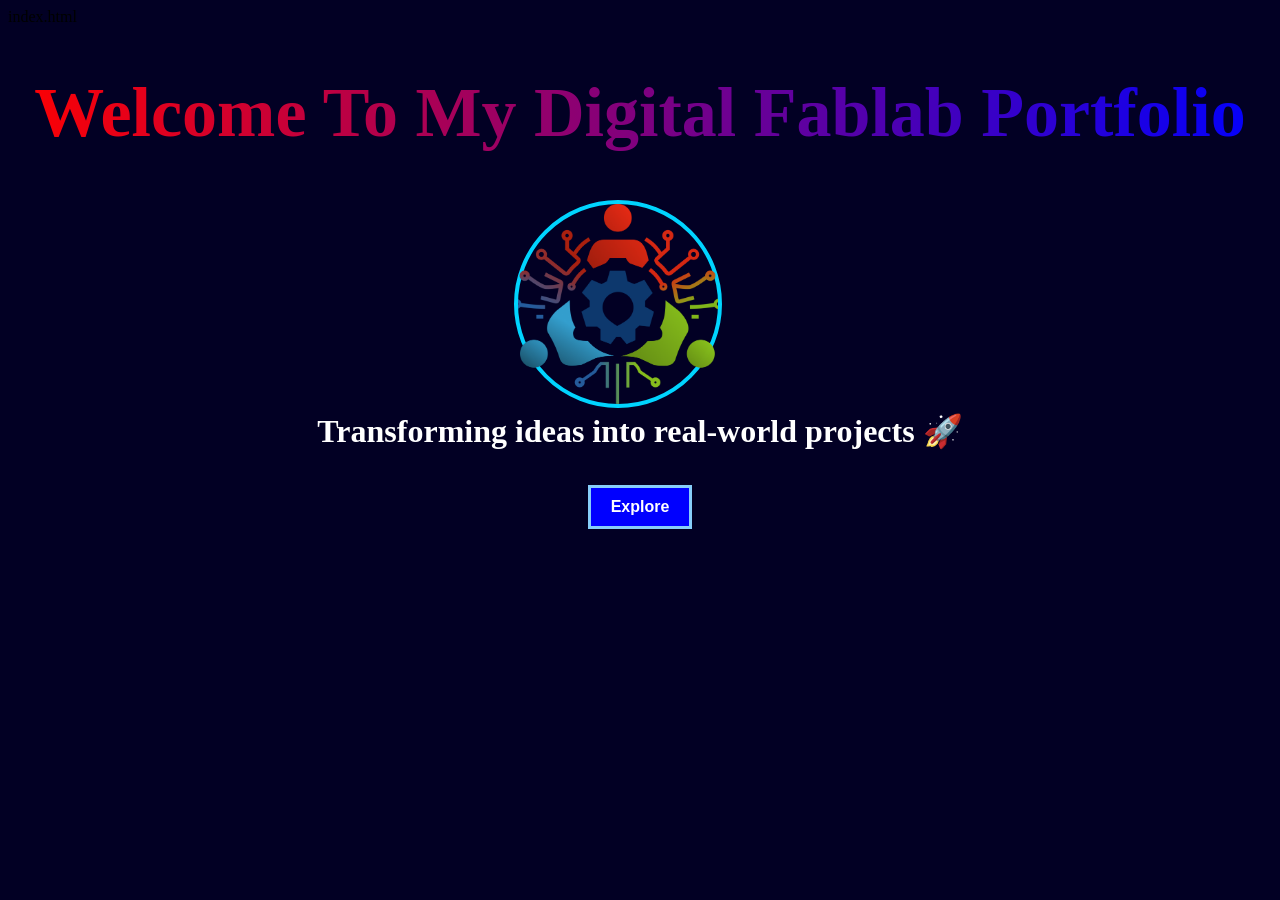
<file: index.html>
<!DOCTYPE html>
<html lang="en">

<head>
    <!--title of website-->
    <title></title>
    index.html
    <link href="./style.css" rel="stylesheet">
</head>

<body>
    <!--opening page-->
    <div id="welcome">
        <h1 id=welcome-text> Welcome To My Digital Fablab Portfolio </h1>
        <div class="logoimg">
        <div class="logo">
            <img src="./photos/Fablab logo.png" >
        </div>
        </div>
        <h2>Transforming ideas into real-world projects 🚀</h2>
        <div class="btnsec">
            <button class="btn" onclick="goNext()" class="my-btn">Explore</button>
        </div>
    </div>


    <!--Main page-->
    <div id="msite">

        <nav class="navbar">
            <a href="#home">Home</a>
            <a href="#about">About</a>
            <a href="#education">Education</a>
            <a href="#project">Projects</a>
            <a href="#modules">Modules</a>
            <a href="#declaration">Declaration</a>
            <a href="#contact">Contact</a>

        </nav>


        <!--Home Section-->
        <section id="home">
            <div class="home-box">
            <div class="container">
            <div class="right">
                <div class="design">
                <div class="circle"></div>
                <div class="circle"></div>
                </div>
            </div>
                 <div class="left">
                    <div class="content">
                <h2 id="texthello">Hello, I am</h2>
                <h1 id="main"> Bhumika  Kadu</h1 >
                <p id="nametext">CSE student 👩‍💻 | Aspiring Java Developer ☕ |
                     Exploring digital fabrication 🛠️<br>
                From imagination to innovation - turning creative ideas into real-world
                 projects through digital
                    fabrication and technology.</p>
                    <div class="btncont">
                   <a href="./resume.pdf" download class="btnres"> Download Resume </a>
                     <a href="#contact" class="btnres">Contact </a> 
                    
                </div>
                 </div>
                <div class="social">
            
                    <!-- Icons section -->
                    <div class="icons">
                        <link rel="stylesheet" href="https://cdnjs.cloudflare.com/ajax/libs/font-awesome/6.5.0/css/all.min.css">

                        <i class="fa-brands fa-linkedin"></i>
                        <i class="fa-brands fa-message"></i>
                        <i class="fa-brands fa-facebook"></i>
                        <i class="fa-brands fa-twitter"></i>
                    </div>
                    </div>
                    </div>
                    </div>
                </div>
        </section>
        </header>


        <!--About Section-->
        <section id="about">
            <div class="about-box">
            <h2 id="abt">About</h2>
            <div class="flx">
            <div class="avif">
            <img src="./photos/myimage.avif">
        </div>
            <div class="my">
            <h3>Hi, I’m Bhumika 👋
                A curious CSE student who loves exploring technology, creativity, and innovation 💻✨
                I enjoy building real projects at the Digital Fablab, learning new skills, and turning ideas into
                reality 🚀</h3>
            <h2>Exploring the Digital World</h2>
            <h3>I am currently a part of FabLab, where I transform ideas into real-world projects using modern tools and
                technologies. Through hands-on learning and experimentation, I am developing practical skills in design,
                fabrication, innovation, and problem-solving to build solutions for the future. 🚀</h3>
            <h2>
                <div class="skill10">
                    <button class="skill">Web Development</button>
                    <button class="skill">UI/UX Design</button>
                    <button class="skill">Computer Aided Designing</button>
                    <button class="skill">Computer Aided Cutting</button>
                    <button class="skill">3D printing & Designing</button>
                    <button class="skill">PCB Design</button>
                    <button class="skill">IOT & Embedded System</button>
                    <button class="skill">Java</button>
                    <button class="skill">Networking</button>
                    <button class="skill">AI & ML</button>
                </div>
                </div>
                </div>
                </div>

            </h2>
        </section>


        <section id="education">
            <div class="edu-box">
            <h2 class="edu">My Education</h2>
                    <div class="box">
                        <div class="edu-content">
                            <div class="content">
                                <div class="year">2025-2029<i class=></i></div>
                                <h3>BE Degree</h3>
                                <p>Pursuing Bachelor of Engineering Degree from SSGMCE, Shegaon.</p>
                            </div>
                        </div>
                        <div class="edu-content">
                            <div class="content">
                                <div class="year">2025<i class=></i></div>
                                <h3>HSC</h3>
                                <p>Completed Hsc in Science Stream from Mother Teresa Science College with 88% .</p>
                            </div>
                        </div>
                        <div class="edu-content">
                            <div class="content">
                                <div class="year">2023<i class=></i></div>
                                <h3>SSC</h3>
                                <p>Completed SSC From Mother Teresa Schoool with 99.40% .</p>
                            </div>
                        </div>


                    </div>
                </div>
            <br>
            <br>
            </table>
        </section>


        <!--Projects Section-->
        <section id="project">
            <div class="pro-box">
            <h1 id="mp">My Projects</h1>
        <!--Seven Wonders website-->
        <div class="mod-box">
        <div class="probox">
            <div class="mod1">
            <h2>Web Development</h2>
            <img src="./photos/web.jpg">
            <h3>Seven Wonders of World</h3>
            <p>A responsive website showcasing the Seven Wonders of the World with images and short descriptions. It is
                designed using HTML, CSS, and basic JavaScript to provide an interactive and user-friendly experience.
                This project helped me improve my web design and layout skills.</p>
        </div>
        </div>
        <!--diabetes predictor-->
        <div class="probox">
            <h2>AIML</h2>
            <img src="./photos/ai.jpg">
            <h3>🩺 Diabetes Predictor</h3>
            <p>A machine learning-based web application that predicts the possibility of diabetes based on user input
                data. It uses trained models to provide quick and accurate results. This project helped me understand
                basic AI/ML concepts and real-world healthcare applications.</p>
        </div>
        <!--Number guessing game-->
        <div class="probox">
            <h2>Java</h2>
            <img src="./photos/java.jpg">
            <h3>🎮 Number Guessing Game</h3>
            <p>An interactive game where the user tries to guess a randomly generated number within limited attempts. It
                is built using JavaScript with simple logic and user input handling. This project improved my
                understanding of conditions, loops, and game logic.</p>
                </div>
        </div>
        </div>

        </section>

        <!--Modules-->
        <section id="modules">
            <div class="mod">
                <div class="modhead">
                <h1> Modules </h1>
                </div>
                <div class="line">
                <div class="boxs">
                    <h2 onclick="openWeb()">Web Development</h2>
                    <img src="./photos/webmod.jpg">
                    <div class="webbtnmod">
            <button id="exploreBtn" >Explore</button>
                    </div>
                </div>
                <div class="boxs">
                    <h2>UI/UX Design</h2>
                    <img src="./photos/ui.jpg">
                    <div class="webtech">
            <button id="uiuxExploreBtn" >Explore</button>
                    </div>
                </div>
                <div class="boxs">
                    <h2>Computer Aided Designing</h2>
                    <img src="./photos/comaiddes.jpg">
                    <div class="webtech">
            <button id="cadExploreBtn" >Explore</button>
                    </div>
                </div>
                </div>


                <div class="line">
                <div class="boxs">
                    <h2>Computer Aided Cutting</h2>
                    <img src="./photos/comaidcut.jpg">
                    <div class="webtech">
            <button id="moretab" >Explore</button>
                    </div>
                </div>
                <div class="boxs">
                    <h2>3D Printing & Designing</h2>
                    <img src="./photos/3d.jpg">
                    <div class="webtech">
            <button id="moretab" >Explore</button>
                    </div>
                </div>
                <div class="boxs">
                    <h2>PCB Designing</h2>
                    <img src="./photos/pcb.jpg">
                    <div class="webtech">
            <button id="moretab" >Explore</button>
                    </div>
                </div>
                </div>


                 <div class="line">
                <div class="boxs">
                    <h2>IOT & Embedded System</h2>
                    <img src="./photos/embeded.jpg">
                    <div class="webtech">
            <button id="moretab" >Explore</button>
                    </div>
                </div>
                <div class="boxs">
                    <h2>JAVA</h2>
                    <img src="./photos/javamod.jpg">
                    <div class="webtech">
            <button id="javaExploreBtn" >Explore</button>
                    </div>
                </div>
                <div class="boxs">
                    <h2>Networking</h2>
                    <img src="./photos/networking.jpg">
                    <div class="webtech">
            <button id="NetExploreBtn" >Explore</button>
                    </div>
                </div>
                </div>

                <div class="line">
                <div class="boxs">
                    <h2>AI & ML</h2>
                    <img src="./photos/aiml.jpg">
                    <div class="webtech">
            <button id="moretab" >Explore</button>
                    </div>
                </div>
                </div>
            </div>
        </section>

    

        <!--contact-->
        <section id="contact">
            <div class="message">
                
                    <h2>Contact Me</h2>
                    <form>
                        <h3>Name :</h3>
                        <input type="text" placeholder="Name">
                        <br>
                        <h3>Email :</h3>
                        <input type="email" placeholder="exammple@gmail.com">
                        <br>
                        <h3>Message :</h3>
                        <textarea placeholder="Message"></textarea>
                        <br><br>
                        <div class="subbtn">
                        <input type="submit" value="Submit">
                        <input type="reset" value="Reset">
                        </div>
                        <br>

            </div>

            </form>

        </section>



         

     <!--declaration-->

         <section id="declaration">
            <div class="desec">

       <a href="./declaration.pdf" download class="declar"> Declaration </a>

            </div>

        </section>



    
      <footer class="footer">

  <div class="footer-container">

    <!-- About -->
    <div class="footer-box">
      <h2>Digital FABLAB</h2>
      <p>
        Passionate learner exploring digital fabrication, web design, and creative technologies.
        This space reflects my journey of building and experimenting with new ideas.
      </p>

      <div class="social-icons">
        <i class="fab fa-github"></i>
        <i class="fab fa-linkedin"></i>
        <i class="fab fa-instagram"></i>
      </div>
    </div>

    <!-- Links -->
    <div class="footer-box">
      <h3>Explore</h3>
      <ul>
        <li><a href="#">Home</a></li>
        <li><a href="#">My Journey</a></li>
        <li><a href="#">Work</a></li>
        <li><a href="#">Skills</a></li>
        <li><a href="#">Contact</a></li>
      </ul>
    </div>

    <!-- Skills -->
    <div class="footer-box">
      <h3>What I Do</h3>
      <ul>
        <li>Frontend Development</li>
        <li>3D Modeling</li>
        <li>Prototyping</li>
        <li>Electronics Basics</li>
        <li>Creative Design</li>
      </ul>
    </div>

    <!-- Extra -->
    <div class="footer-box">
      <h3>Highlights</h3>
      <ul>
        <li>My Projects</li>
        <li>Learning Notes</li>
        <li>Design Experiments</li>
        <li>Tools I Use</li>
        <li>Download CV</li>
      </ul>
    </div>

  </div>

  <div class="footer-bottom">
    <p>© 2025 | Designed & Developed by Bhumika ✨</p>
  </div>

</footer>

   





    </div>

    <script src="./script.js"></script>

</body>

</html>
</file>
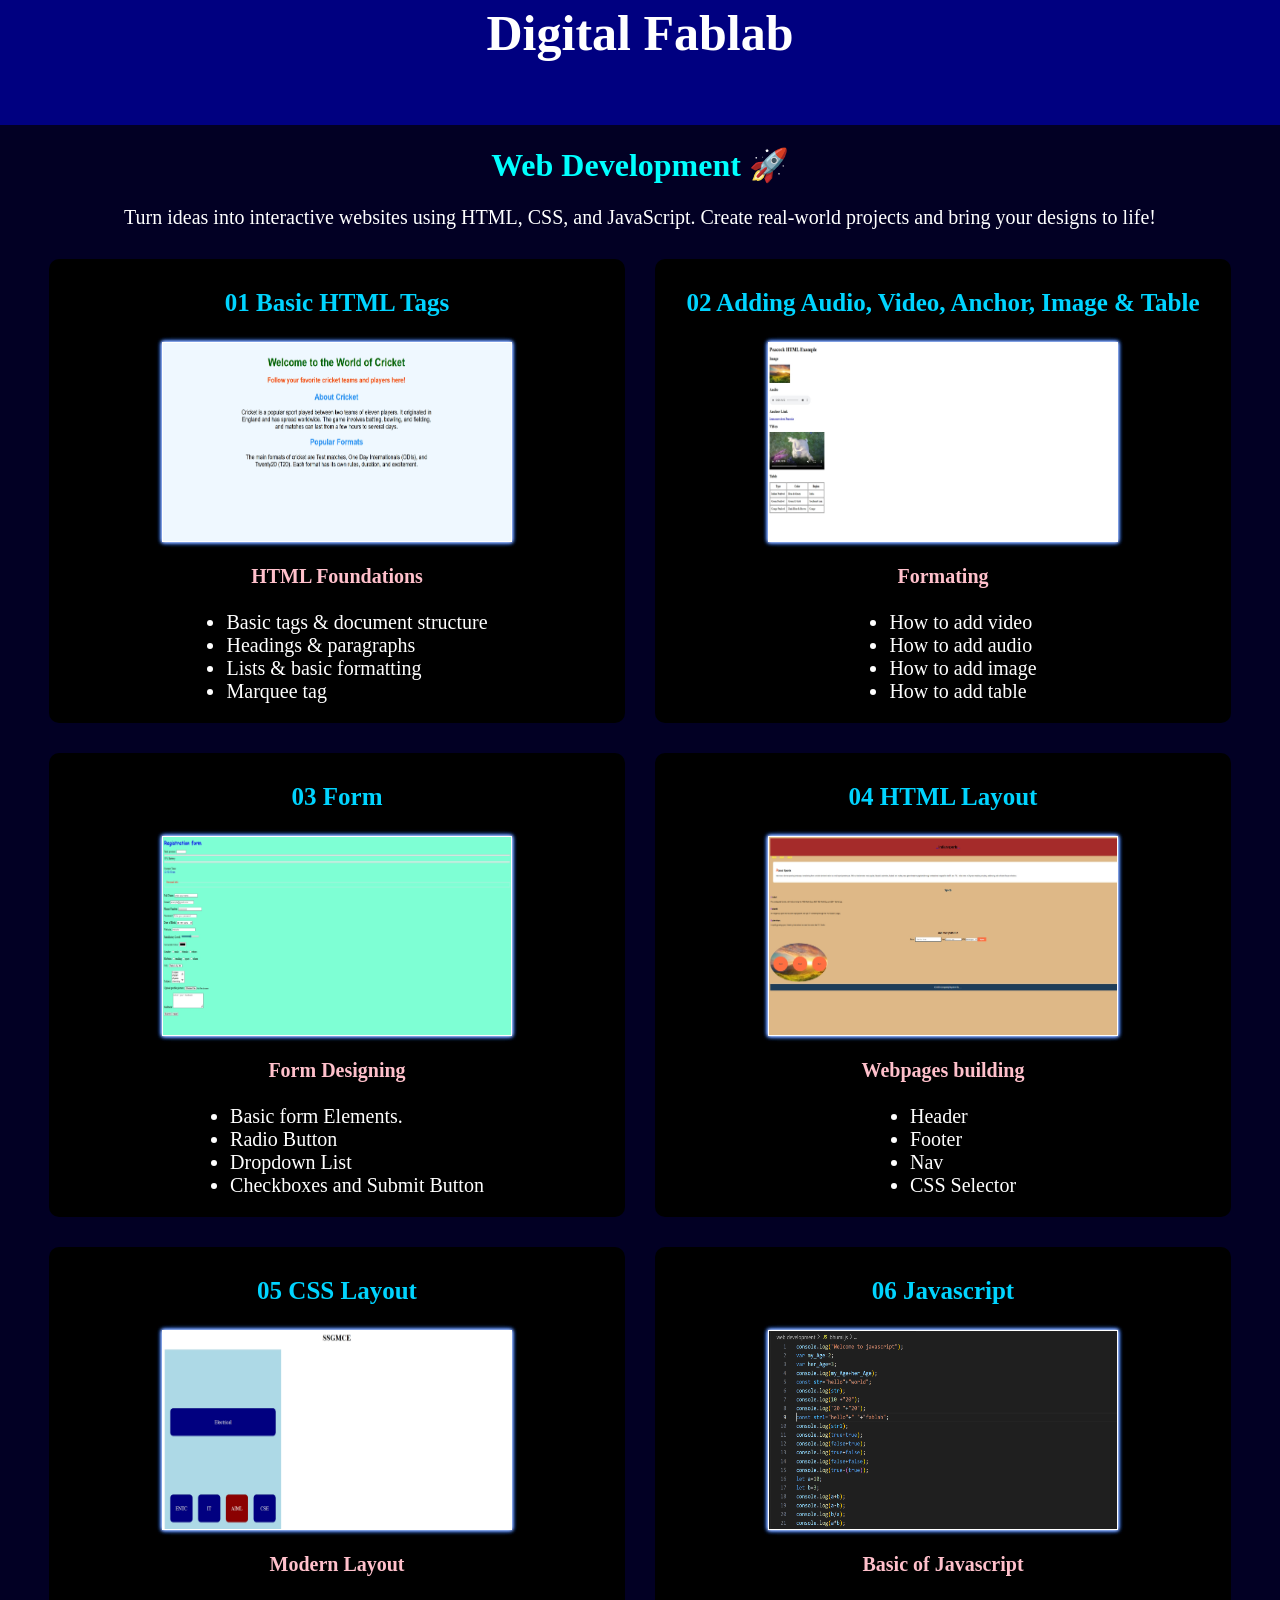
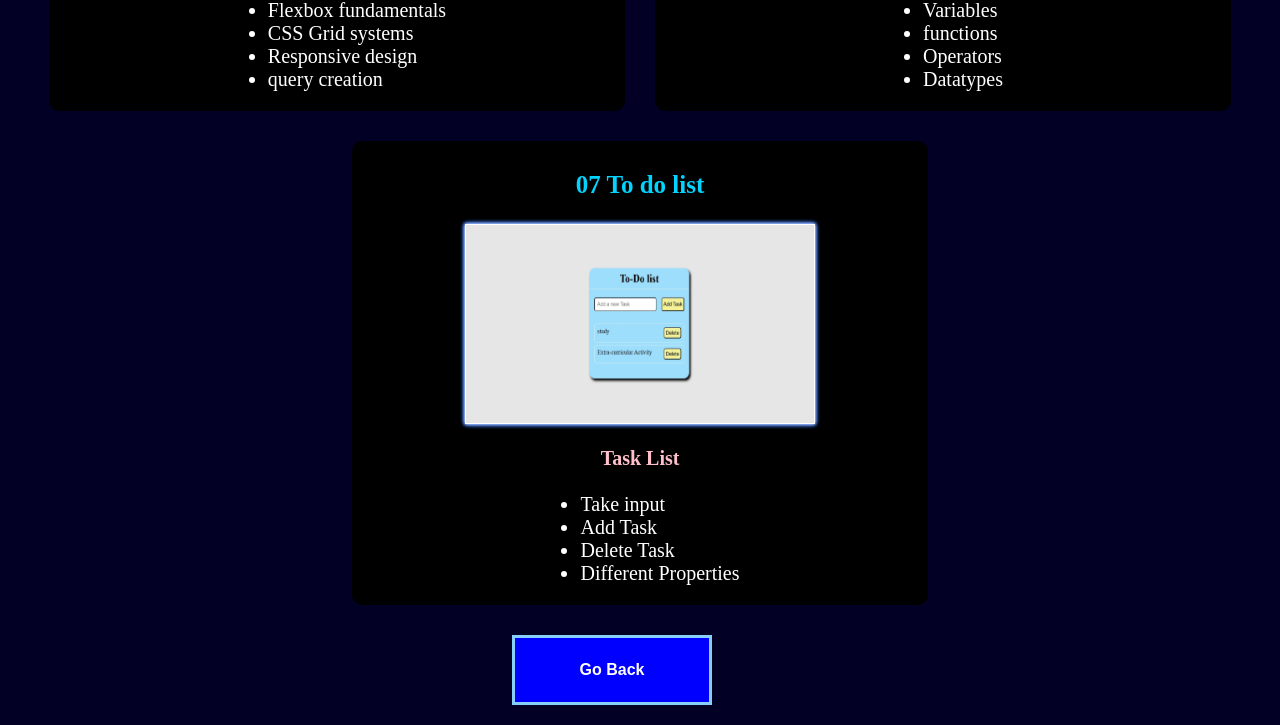
<file: mywebsec.html>
<!DOCTYPE html>
<html lang="en">
<head>
  <title></title>
  <style>
        html,body{
            height: auto;
            overflow-y: auto;
            margin: 0;
            padding: 0;
        }
    </style>
  <link href="./style.css" rel="stylesheet">
</head>
<body>

  <div class="digfab">
   <h1 id="y"> Digital Fablab</h1>
  </div>



 
   <h1 id="webdev"> Web Development 🚀</h1> 
   <p class="pardev">Turn ideas into interactive websites using HTML, CSS, and JavaScript.
Create real-world projects and bring your designs to life!</p>
<div class="badabox">
  <div class="chhotobox">
    <h1>01 Basic HTML Tags</h1>
    <img src="./photos/pro1.jpeg">
    <h2>HTML Foundations</h2>
    <ul>
        
         <li>Basic tags & document structure</li>
        <li>Headings & paragraphs</li> 
        <li>Lists & basic formatting</li>
        <li>Marquee tag</li>

    </ul>

  </div>
  <div class="chhotobox">
    <h1>02 Adding Audio, Video, Anchor, Image & Table</h1>
    <img src="./photos/pro2.jpeg">
    <h2>Formating</h2>
    <ul>
        
         <li>How to add video</li>
        <li>How to add audio</li> 
        <li>How to add image</li>
        <li>How to add table</li>

    </ul>

  </div>
  <div class="chhotobox">
    <h1>03 Form</h1>
    <img src="./photos/pro3.jpeg">
    <h2>Form Designing</h2>
    <ul>
        
         <li>Basic form Elements.</li>
        <li>Radio Button</li> 
        <li>Dropdown List</li>
        <li>Checkboxes and Submit Button</li>

    </ul>
  </div>
  <div class="chhotobox">
   <h1>04 HTML Layout</h1>
    <img src="./photos/pro4.jpeg">
    <h2>Webpages building</h2>
    <ul>
        
         <li>Header</li>
        <li>Footer</li> 
        <li>Nav</li>
        <li>CSS Selector</li>

    </ul>
  </div>
  <div class="chhotobox">
    <h1>05 CSS Layout</h1>
    <img src="./photos/pro5.jpeg">
    <h2>Modern Layout</h2>
    <ul>
        <li>Flexbox fundamentals</li>
          <li>CSS Grid systems</li>
          <li> Responsive design</li>
           <li> query creation</li>

    </ul>
  </div>
  <div class="chhotobox"><h1>06 Javascript</h1>
    <img src="./photos/pro6.png">
    <h2>Basic of Javascript</h2>
    <ul>
        
         <li>Variables</li>
        <li>functions</li> 
        <li>Operators</li>
        <li>Datatypes</li>

    </ul></div>
  <div class="chhotobox">
    <h1>07 To do list</h1>
    <img src="./photos/pro7.jpeg">
    <h2>Task List</h2>
    <ul>
        
         <li>Take input</li>
        <li>Add Task</li> 
        <li>Delete Task</li>
        <li>Different Properties</li>

    </ul>
  </div>
</div>



  <button class="goBackBtn" onclick="history.back()">Go Back</button>
  <script src="./script.js"></script>

</body>
</html>
</file>
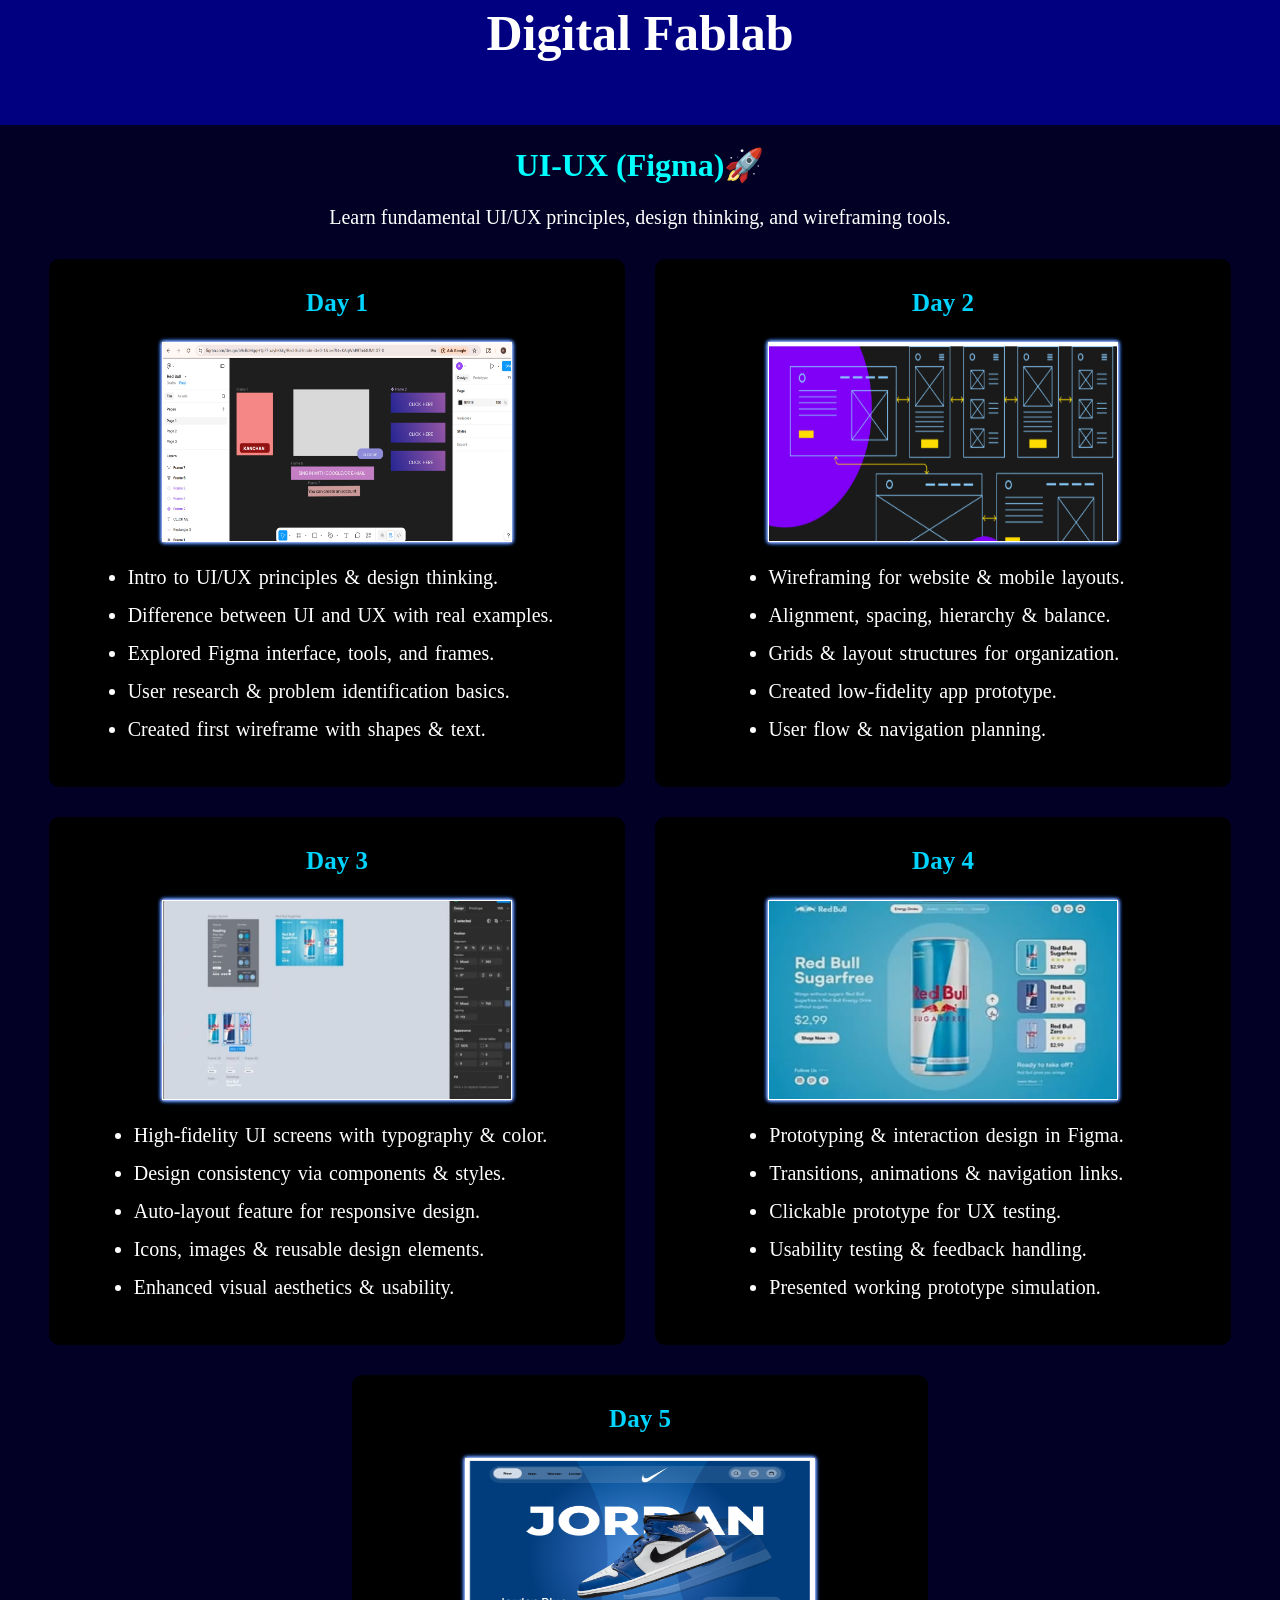
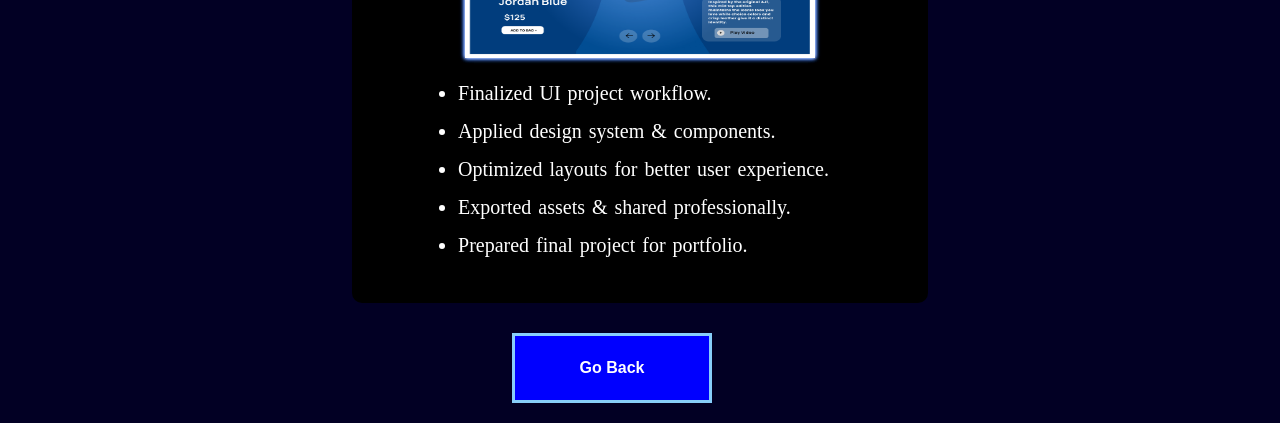
<file: mywebsec2.html>
<!DOCTYPE html>
<html lang="en">
<head>
  <title>Digital Fablab</title>
  <style>
        html, body {
            height: auto;
            overflow-y: auto;
            margin: 0;
            padding: 0;
        }

        /* Added bottom padding to box so text doesn't touch bottom border */
        .chhotobox {
            padding-bottom: 25px !important;
        }

        /* Added spacing above list, line height, and clean fitting */
        .chhotobox ul {
            margin-top: 20px !important;
            margin-bottom: 10px !important;
            color: white;
            font-size: 0.9rem;
            line-height: 1.5;
            word-spacing: 2px;
            padding-left: 22px;
            padding-right: 15px;
            text-align: left;
            box-sizing: border-box;
        }

        .chhotobox ul li {
            margin-bottom: 8px;
        }
  </style>
  <link href="./style.css" rel="stylesheet">
</head>
<body>

  <div class="digfab">
    <h1 id="y">Digital Fablab</h1>
  </div>

  <h1 id="webdev">UI-UX (Figma)🚀</h1> 
  <p class="pardev">Learn fundamental UI/UX principles, design thinking, and wireframing tools.</p>

  <div class="badabox">
    <div class="chhotobox">
      <h1>Day 1</h1>
      <img src="./photos/uiux1.jpeg">
      <ul>
        <li>Intro to UI/UX principles & design thinking.</li>
        <li>Difference between UI and UX with real examples.</li>
        <li>Explored Figma interface, tools, and frames.</li>
        <li>User research & problem identification basics.</li>
        <li>Created first wireframe with shapes & text.</li>
      </ul>
    </div>

    <div class="chhotobox">
      <h1>Day 2</h1>
      <img src="./photos/uiux2.png">
      <ul>
        <li>Wireframing for website & mobile layouts.</li>
        <li>Alignment, spacing, hierarchy & balance.</li>
        <li>Grids & layout structures for organization.</li>
        <li>Created low-fidelity app prototype.</li>
        <li>User flow & navigation planning.</li>
      </ul>
    </div>

    <div class="chhotobox">
      <h1>Day 3</h1>
      <img src="./photos/uiux3.jpeg">
      <ul>
        <li>High-fidelity UI screens with typography & color.</li>
        <li>Design consistency via components & styles.</li>
        <li>Auto-layout feature for responsive design.</li>
        <li>Icons, images & reusable design elements.</li>
        <li>Enhanced visual aesthetics & usability.</li>
      </ul>
    </div>

    <div class="chhotobox">
      <h1>Day 4</h1>
      <img src="./photos/uiux4.jpeg">
      <ul>
        <li>Prototyping & interaction design in Figma.</li>
        <li>Transitions, animations & navigation links.</li>
        <li>Clickable prototype for UX testing.</li>
        <li>Usability testing & feedback handling.</li>
        <li>Presented working prototype simulation.</li>
      </ul>
    </div>
    
    <div class="chhotobox">
      <h1>Day 5</h1>
      <img src="./photos/uiux5.png">
      <ul>
        <li>Finalized UI project workflow.</li>
        <li>Applied design system & components.</li>
        <li>Optimized layouts for better user experience.</li>
        <li>Exported assets & shared professionally.</li>
        <li>Prepared final project for portfolio.</li>
      </ul>
    </div>
  </div>

  <button class="goBackBtn" onclick="history.back()">Go Back</button>
  <script src="./script.js"></script>

</body>
</html>
</file>
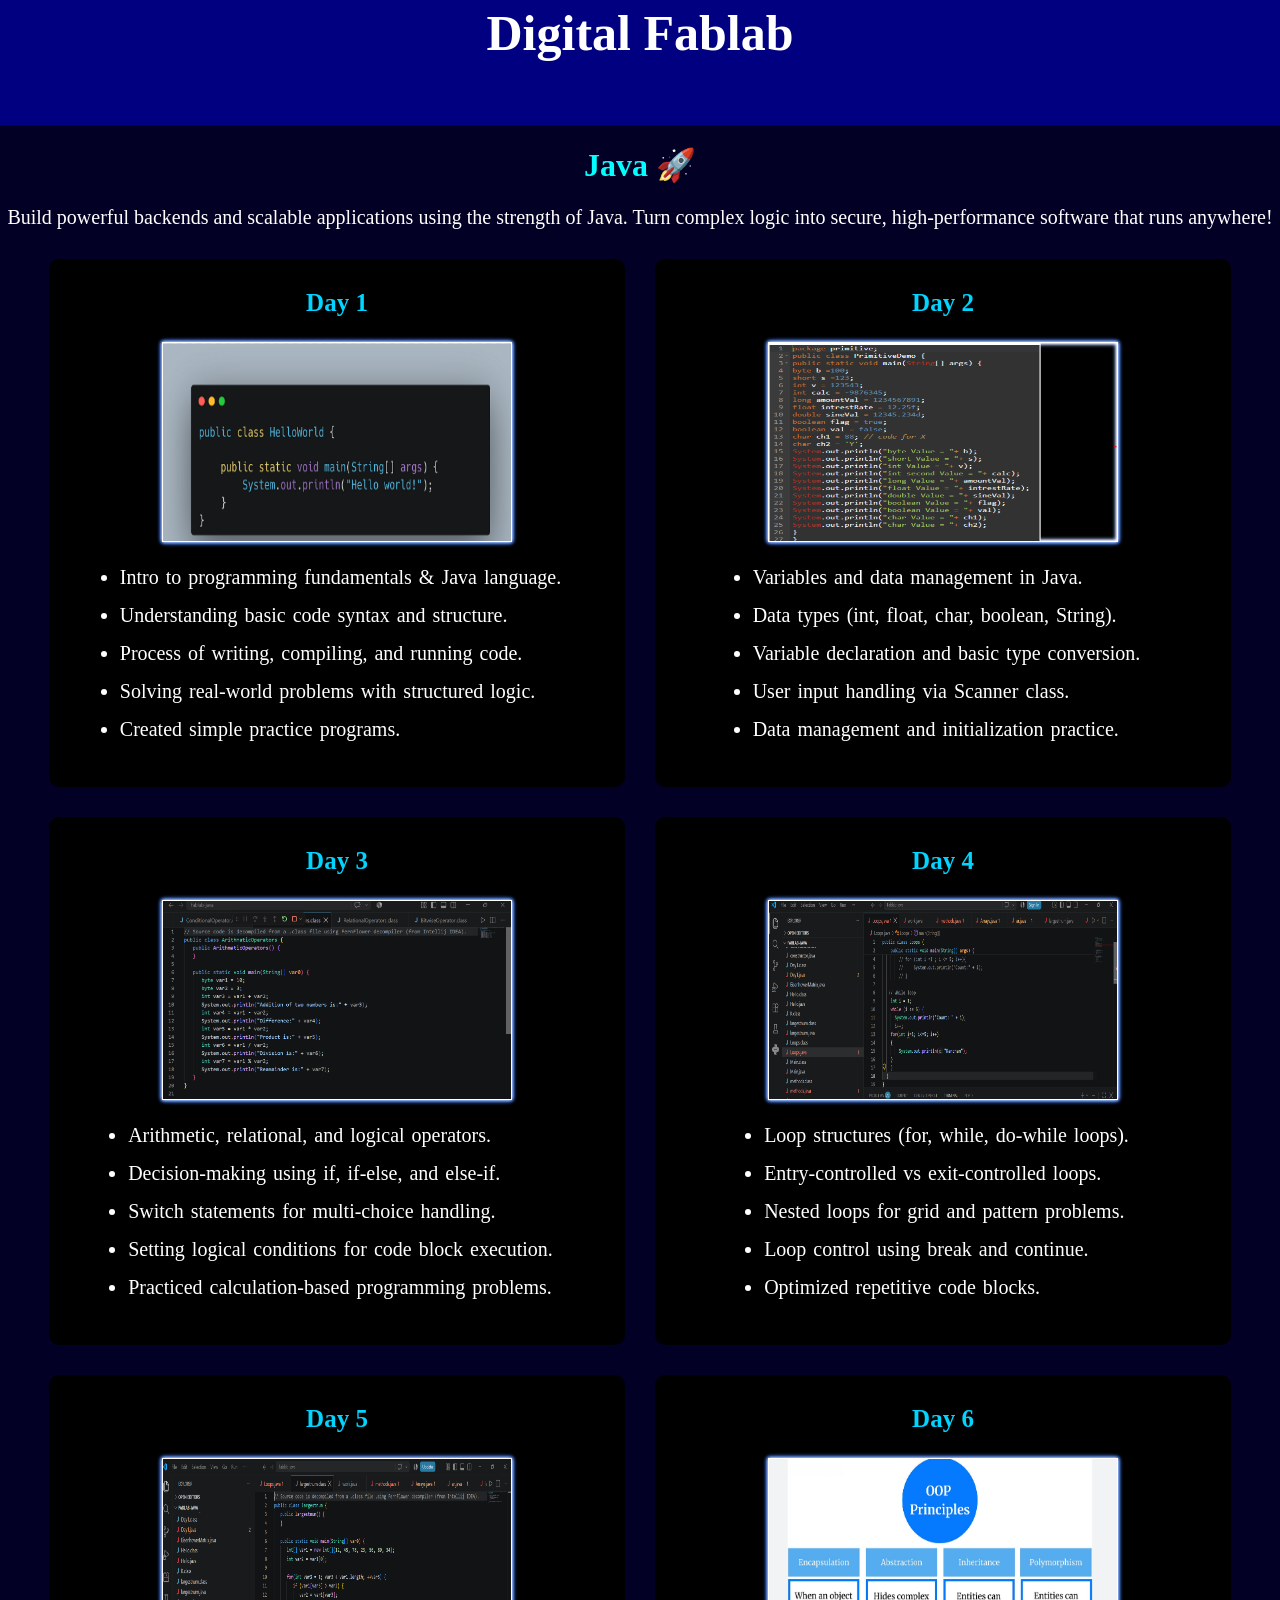
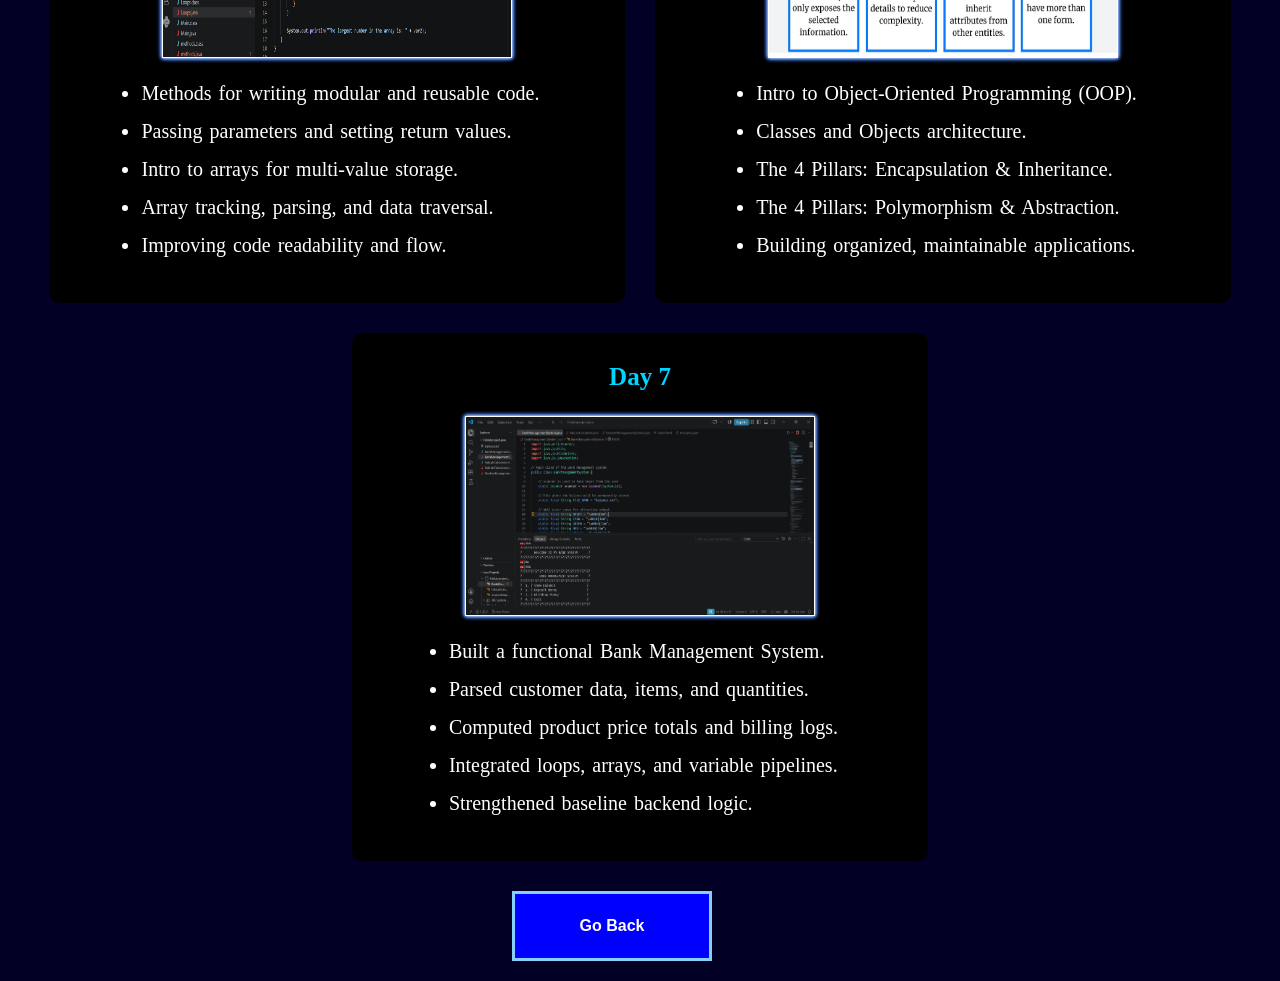
<file: mywebsec6.html>
<!DOCTYPE html>
<html lang="en">
<head>
  <meta charset="UTF-8">
  <meta name="viewport" content="width=device-width, initial-scale=1.0">
  <title>Digital Fablab - Java</title>
  <style>
        html, body {
            height: auto;
            overflow-y: auto;
            margin: 0;
            padding: 0;
        }

        .chhotobox {
            padding-bottom: 25px !important;
        }

        .chhotobox ul {
            margin-top: 20px !important;
            margin-bottom: 10px !important;
            color: white;
            font-size: 0.9rem;
            line-height: 1.5;
            word-spacing: 2px;
            padding-left: 22px;
            padding-right: 15px;
            text-align: left;
            box-sizing: border-box;
        }

        .chhotobox ul li {
            margin-bottom: 8px;
        }
  </style>
  <link href="./style.css" rel="stylesheet">
</head>
<body>

  <div class="digfab">
    <h1 id="y">Digital Fablab</h1>
  </div>

  <h1 id="webdev">Java 🚀</h1> 
  <p class="pardev">Build powerful backends and scalable applications using the strength of Java. Turn complex logic into secure, high-performance software that runs anywhere!</p>

  <div class="badabox">
    <!-- Day 1 Card -->
    <div class="chhotobox">
      <h1>Day 1</h1>
      <img src="./photos/java1.png" alt="Java Day 1">
      <ul>
        <li>Intro to programming fundamentals & Java language.</li>
        <li>Understanding basic code syntax and structure.</li>
        <li>Process of writing, compiling, and running code.</li>
        <li>Solving real-world problems with structured logic.</li>
        <li>Created simple practice programs.</li>
      </ul>
    </div>

    <!-- Day 2 Card -->
    <div class="chhotobox">
      <h1>Day 2</h1>
      <img src="./photos/java2.png" alt="Java Day 2">
      <ul>
        <li>Variables and data management in Java.</li>
        <li>Data types (int, float, char, boolean, String).</li>
        <li>Variable declaration and basic type conversion.</li>
        <li>User input handling via Scanner class.</li>
        <li>Data management and initialization practice.</li>
      </ul>
    </div>

    <!-- Day 3 Card -->
    <div class="chhotobox">
      <h1>Day 3</h1>
      <img src="./photos/java 3.png" alt="Java Day 3">
      <ul>
        <li>Arithmetic, relational, and logical operators.</li>
        <li>Decision-making using if, if-else, and else-if.</li>
        <li>Switch statements for multi-choice handling.</li>
        <li>Setting logical conditions for code block execution.</li>
        <li>Practiced calculation-based programming problems.</li>
      </ul>
    </div>

    <!-- Day 4 Card -->
    <div class="chhotobox">
      <h1>Day 4</h1>
      <img src="./photos/java 4.png" alt="Java Day 4">
      <ul>
        <li>Loop structures (for, while, do-while loops).</li>
        <li>Entry-controlled vs exit-controlled loops.</li>
        <li>Nested loops for grid and pattern problems.</li>
        <li>Loop control using break and continue.</li>
        <li>Optimized repetitive code blocks.</li>
      </ul>
    </div>

    <!-- Day 5 Card -->
    <div class="chhotobox">
      <h1>Day 5</h1>
      <img src="./photos/java5.png" alt="Java Day 5">
      <ul>
        <li>Methods for writing modular and reusable code.</li>
        <li>Passing parameters and setting return values.</li>
        <li>Intro to arrays for multi-value storage.</li>
        <li>Array tracking, parsing, and data traversal.</li>
        <li>Improving code readability and flow.</li>
      </ul>
    </div>

    <!-- Day 6 Card -->
    <div class="chhotobox">
      <h1>Day 6</h1>
      <img src="./photos/java6.png" alt="Java Day 6">
      <ul>
        <li>Intro to Object-Oriented Programming (OOP).</li>
        <li>Classes and Objects architecture.</li>
        <li>The 4 Pillars: Encapsulation & Inheritance.</li>
        <li>The 4 Pillars: Polymorphism & Abstraction.</li>
        <li>Building organized, maintainable applications.</li>
      </ul>
    </div>

    <!-- Day 7 Card -->
    <div class="chhotobox">
      <h1>Day 7</h1>
      <img src="./photos/java7.png" alt="Java Day 7">
      <ul>
        <li>Built a functional Bank Management System.</li>
        <li>Parsed customer data, items, and quantities.</li>
        <li>Computed product price totals and billing logs.</li>
        <li>Integrated loops, arrays, and variable pipelines.</li>
        <li>Strengthened baseline backend logic.</li>
      </ul>
    </div>
  </div>

  <button class="goBackBtn" onclick="history.back()">Go Back</button>
  <script src="./script.js"></script>

</body>
</html>
</file>
<file: style.css>
*{
    font-family: Poppins;
}


body {

    align-items: center;
    justify-content: center;
    background-color:#020024;
    height: auto;

}
  





/*---------------------- Welcome site-----------------------*/

.welcome{
    height: 100%;
    width: 100%;
    margin-bottom: 30px;
}
 #welcome-text{
    font-size: 70px;
    font-weight: 900;
    text-align:center ;
    background: linear-gradient(to right, red, blue);
    color: transparent;
    -webkit-background-clip: text;
    -webkit-text-fill-color: transparent;
    transition: all 0.5s ease;
    transform: translateY(-30px);

 }
 #welcome-text{
    animation: twirlIn 1.5s ease-out forwards;

 }
 #welcome-text{
    transform: scale(1.05);
 }

@keyframes twirlIn {
    0%{
        opacity:0;
        transform:rotate(-180deg)scale(0.5);
    }
    60%{
        transform:rotate(15deg)scale(1.05);
    }
    100%{
        opacity:1;
        transform:rotate(0deg)scale(1);
    }
    
}


h2{
    color: white;
    text-align: center;
    margin-top:4px;
    font-size: 32px;
}


@keyframes anime {
    100%{
        text-shadow: 0 0 60px rgba(21, 0 ,255, 0.457);
    }
}

.btnsec{
    display: flex;
    justify-content: center;
    align-items: center;
    align-content: center;
    gap: 50%;
}
.btn{
    margin-top: 9px;
    padding: 10px 20px;
    background-color:blue;
    font-weight: 600;
    color: #fff;
    transition: all ease 0.2s;
    font-family: sans-serif;
    font-size: 1rem;
    cursor: pointer;
    border:0.2rem solid lightskyblue ;
}
.btn:active{
    scale: 0.9;
}
.btnsec button:hover{
    border:0.1rem solid white;
    background-color: transparent;
   
    box-shadow:
     0 0 .2rem #fff, inset 0 0 0.2rem #fff ,0 0 2rem #3877FF,
     inset 0 0 0.3rem #fff, inset 0 0 0.2rem #fff ,0 0 .4rem #3877FF,
     0 0 .4rem #3877FF , inset 0 0 .4rem #3877FF ;
}

.logo img{
    width: 100%;
    height: 100%;
    object-fit: cover;
    display: block;
    margin: auto;
}
.lodoimg{
    display: flex;
    justify-content: center;
    align-items: center;
    align-content: center;
}













/*----------------html----------------*/
html{
    scroll-behavior: smooth;
    
}











/* ----------------------  Nav Section------------------*/



.navbar{
    display: flex;
    justify-content:left;
    align-items: flex-start;
    padding:15px 50px;
    background-color: #070443;
    color: white;
    border-radius: 12px;
    box-shadow: 0 4px 15px rgba(0, 0, 0 ,0.3);
}
.navbar a{
    color: #fff;
    text-decoration: none;
    margin-left: 20px;
    font-weight: 600;
    transition: 0.3s;
    font-size: 20px; 
    position: relative;
    
}
.navbar a:hover{
    color: #00ffff;
    transform: scale(1.1);
}
.navbar a::after{
    content: "";
    position: absolute;
    background: #fff;
    width: 100%;
    height: .1rem;
    left: 0;
    bottom: -5px;
    transform: scaleX(0);
    transform-origin: bottom right;
    transition: transform 0.5s;
}
.navbar a:hover::after{
    transform: scaleX(1);
    transform-origin:bottom left ;
}


#msite{
    display: none;
}









/*-------------Home Section----------------*/

.home-box{
    max-width:1200px;
    background: #111;
    padding: 0px;
    border-radius: 10px;
    box-shadow: 0 0 25px rgba(0, 170, 255, 0.3 );
    margin-top: 0;
    margin-bottom:-20px;
    height: fit-content;
    margin-left: 9px;
    margin-right: 9px;

}

.container{
    min-height: 100vh;
    width: 98%;
    display: flex;
    flex-direction: row-reverse;
    margin-left: 10px;
    margin-right: 20px;
    margin-bottom: 0%;
    
    
}
.left,.right{
    height:90vh;
    display: flex;
    align-items: center;
    flex-direction: row-reverse;
}
.left{
  background-color: #020024; 
   width:80%;
   padding-left: 3rem;
}
.right{
    background-color: darkblue;
   width:80%
}
.icons{
    color: #bbb;
    font-size:1.7rem;
    display: flex;
    flex-direction: column;
    justify-content: center;
    align-items: center;
    gap: 3rem;
    
}


.icons:hover{
    color: #00f0ff;
}
.icons .fa-brands:hover{
    cursor: pointer;
    color:blue;
    background-color: transparent;
}
#main{
    font-size: 70px;
    font-weight: 900;
    background: linear-gradient(to right, red, blue);
    color: transparent;
    -webkit-background-clip: text;
    -webkit-text-fill-color: transparent;
    text-shadow: 0 0 60px rgba(255,0,0,0.457);
    animation: anime 1s infinite alternate;
}
.content {
    margin-left:4rem ;
    display: flex;
    justify-content: right;
    flex-direction: column;
    align-items: flex-start;
    margin-bottom:0;
    padding: 0;
    margin-top: 0;
    line-height: 0.7;
    margin-right:25%;
}
#texthello{
    font-size: 40px;
    color:lightskyblue;
    animation: floatGlow 1s infinite ease-in-out;
}
@keyframes floatGlow{
    0%{
        transform: translateY(0);
        text-shadow: 0 0 5px #00f0ff;
    }
    50%{
       transform: translateY(-15px);
        text-shadow: 0 0 15px #00f0ff; 
    }
    100%{
        transform: translateY(0);
        text-shadow: 0 0 5px #00f0ff;
    }
}

#nametext{
    color: #fff;
    font-size: 1.1rem;
    line-height: 1.8rem;

}
.btncont{
    display: flex;
    flex-direction: row;
    justify-content: space-between;
    margin-right: 32px;
}


.right{
    display: flex;
    background: linear-gradient( to left, navy , #262525 70%);
    width: 30%;

}
.design .circle{
  aspect-ratio: 1;
  position: absolute;
  border-radius: 50%;
  top:55%;
  left: 72%;
  transform: translate(-50%,-50%);
}
.circle:nth-child(1){
    background:linear-gradient(90deg, transparent 36%, #262525 74%);
    width: 30rem;


}
.circle:nth-child(2){
    background-image:url("./photos/images.jpg");
    width : 22rem;
    background-size: 100%;
    background-repeat: no-repeat;
    border:0.1rem solid white;
    box-shadow:
     0 0 1rem #fff, inset 0 0 1rem #fff ,0 0 2rem #3877FF,
     inset 0 0 1rem #fff, inset 0 0 1rem #fff ,0 0 2rem #3877FF,
     0 0 4rem #3877FF , inset 0 0 4rem #3877FF ;
    
}











/*---------------About Section----------------------*/

.my h2{
    color: #ff69b4;
}
.about-box{
    max-width: 1000px;
    margin: auto;
    background: #111;
    padding: 40px;
    border-radius: 20px;
    box-shadow: 0 0 25px rgba(0, 170, 255, 0.3 );

}
#about{
    padding: 50px;
}
#abt{
    color: aqua;
    text-align: center;
    font-size: 40px;
    margin-bottom: 30px;
}
.flx{
    display: flex;
    align-items: flex-start;
    justify-content: space-between;
    flex-wrap: wrap;
    gap: 10px;
    flex-direction: row;
    width: 100%;
}
.my{
    flex: 1;
    color: #fff;
    text-align: left;
    display: flex;
    align-items: flex-start;
    flex-direction: column;
    width:80%;
}
.avif{
    flex: 1;
    display: flex;
    justify-content: flex-start;
    width: 20%;
}
.avif img{
    width: 300px;
    height:300px ;
    border-radius: 50%;
    object-fit: cover;
    border: 5px solid #00aaff;
    box-shadow: 
    0 0 20px #00aaff
    0 0 40px rgba(0, 170, 255, 0.5);
    margin-top: 2px;
    margin-left: 40px;

}
.avif img:hover{
     border:0.1rem solid white;
    box-shadow:
     0 0 .2rem #fff, inset 0 0 0.2rem #fff ,0 0 2rem #3877FF,
     inset 0 0 0.3rem #fff, inset 0 0 0.2rem #fff ,0 0 .4rem #3877FF,
     0 0 .4rem #3877FF , inset 0 0 .4rem #3877FF ;
}
.skill10{
    text-align: start;
}
.skill10 button{
    color: #fff;
    background-color: navy;
    font-size: 15px;
    border-color: lightskyblue;
}
.skill10 button:hover{
    border:0.1rem solid white;
    background-color: transparent;
   
    box-shadow:
     0 0 .2rem #fff, inset 0 0 0.2rem #fff ,0 0 2rem #3877FF,
     inset 0 0 0.3rem #fff, inset 0 0 0.2rem #fff ,0 0 .4rem #3877FF,
     0 0 .4rem #3877FF , inset 0 0 .4rem #3877FF ;
}
    
    







/*------------------Education------------------*/
.edu-box{

    max-width: 1000px;
    margin: auto;
    background: #111;
    padding: 40px;
    border-radius: 20px;
    box-shadow: 0 0 25px rgba(0, 170, 255, 0.3 );
    display: flex;
    flex-direction: column;

}
#education{
    color: white;
}
.year{
    color: pink;
    margin-top: 2rem;
}
.content p{
    color: #fff;
    margin-top: .5rem;
}
.content h3{
    color: #00ffff;
}
.edu{
    color: #00ffff;
}












/*------------------Projects-------------------*/
.pro-box{
    max-width: 1000px;
    margin: auto;
    background: #111;
    padding: 40px;
    border-radius: 20px;
    box-shadow: 0 0 25px rgba(0, 170, 255, 0.3 );
    display: flex;
    flex-direction:column;


}

.mod-box{
    display: flex;
    flex-direction: row;
    flex-wrap: wrap;
    gap: 30px;
    justify-content: center;
    border-color: lightskyblue;

}
.probox h2{
    color:#ff69b4;
}
.probox p{
    color: #bbb;
    text-align: start;
}
.probox h3{
    color: #00aaff;
}
#mp{
    color: #00f0ff;
    text-align: center;
    margin-bottom: 40px;
}
.probox{
    border-radius: 8px;
    padding: 15px;
    width: 250px;
    text-align: center;
    transition: transform 0.3s , box-shadow 0.3s;
    border:0.1rem solid white;
   
}
.probox:hover{
    border:0.1rem solid white;
   
    box-shadow:
     0 0 .5rem #fff, inset 0 0 0.5rem #fff ,0 0 1rem #3877FF,
     inset 0 0 0.5rem #fff, inset 0 0 0.5rem #fff ,0 0 1rem #3877FF,
     0 0 2rem #3877FF , inset 0 0 2rem #3877FF ;
}
.probox img{
    width: 100%;
    height: 120px;
    object-fit: cover;
    border-radius: 10px;
    border-color: lightskyblue;
    margin-bottom: 10px;
}
.box{
    display: flex;
    flex-direction: column;
    gap: 20px;
    
}

.edu-content{
    border-radius: 8px;
    padding: 15px;
    width: 90%;
    text-align: center;
    transition: transform 0.3s , box-shadow 0.3s;
    border:0.1rem solid white;
    
   
}
.edu-content:hover{
    border:0.1rem solid white;
   
    box-shadow:
     0 0 .5rem #fff, inset 0 0 0.5rem #fff ,0 0 1rem #3877FF,
     inset 0 0 0.5rem #fff, inset 0 0 0.5rem #fff ,0 0 1rem #3877FF,
     0 0 2rem #3877FF , inset 0 0 2rem #3877FF ;
}





/*-----------------Modules-------------------*/

.mod {
    max-width: 1000px;
    margin: auto;
    background: #111;
    padding: 40px;
    border-radius: 20px;
    box-shadow: 0 0 25px rgba(0, 170, 255, 0.3 );
    display: flex;
    flex-direction:column;
    align-items: center;
    justify-content: center;
}
.btnres{
   margin-top: 9px;
    padding: 10px 20px;
    background-color:blue;
    font-weight: 600;
    color: #fff;
    transition: all ease 0.2s;
    font-family: sans-serif;
    font-size: 1rem;
    cursor: pointer;
    border:0.2rem solid lightskyblue ;
    height: 15px;
    margin-right: 16px;
    margin-left: 16px;
}
.btnres:hover{
    background-color: transparent;
    color: pink;
    border-color: lightskyblue;
    background-color: transparent;
}


.mod h1{
    color: #00ffff;
    font-size: 35px;
}
.mod .line{
    display: flex;
    gap: 40px;
    margin-top: 22px;
    margin-left: 30px;
    margin-right: 30px;
}
.modhead{
    display: flex;
    align-items: center;
    justify-content: center;
}
.boxs{
     border-radius: 8px;
    padding: 15px;
    width: 250px;
    text-align: center;
    transition: transform 0.3s , box-shadow 0.3s;
    border:0.1rem solid white;
    display: flex;
    flex-direction:column;
    align-items: center;
    justify-content: center;

}
.boxs img{
    width: 100%;
    height: 120px;
    object-fit: cover;
    border-radius: 10px;
    border-color: lightskyblue;
    margin-bottom: 10px;
}
.boxs:hover{
     border:0.1rem solid white;
   
    box-shadow:
     0 0 .5rem #fff, inset 0 0 0.5rem #fff ,0 0 1rem #3877FF,
     inset 0 0 0.5rem #fff, inset 0 0 0.5rem #fff ,0 0 1rem #3877FF,
     0 0 2rem #3877FF , inset 0 0 2rem #3877FF ;

}
.boxs h2{
    color: white;
    font-size: 20px;
}













/*---------------------Message--------------------*/

.message{
     max-width: 1000px;
    margin: auto;
    background: #111;
    padding: 40px;
    border-radius: 20px;
    box-shadow: 0 0 25px rgba(0, 170, 255, 0.3 );
    display: flex;
    flex-direction:column;
    align-items: center;
    justify-content: center;

}

.message h2{
    color: #00ffff;

}
.message h3{
    color: white;
    font-size: 20px;
    margin-top:0;
}
.message input{
    margin-bottom: 3px;
    width: 300px;
    height:35px;
}
.message textarea{
    width: 600px;
    height: 80px;
}
.message input:hover{
    border:0.1rem solid white;
    box-shadow:
     0 0 0.3rem #fff, inset 0 0 0.5rem #fff ,0 0 0.5rem #3877FF,
     inset 0 0 0.3rem #fff, inset 0 0 0.3rem #fff ,0 0 .5rem #3877FF,
     0 0 .5rem #3877FF , inset 0 0 .5rem #3877FF ;
}
.message textarea:hover{
    border:0.1rem solid white;
    box-shadow:
     0 0 0.3rem #fff, inset 0 0 0.5rem #fff ,0 0 0.5rem #3877FF,
     inset 0 0 0.3rem #fff, inset 0 0 0.3rem #fff ,0 0 .5rem #3877FF,
     0 0 .5rem #3877FF , inset 0 0 .5rem #3877FF ;
}
.subbtn{
    display: flex;
    gap:10px;
}
.subbtn input{
    padding: 5px 12px;
    font-size: 12px;
    border-radius: 5px;
    cursor: pointer;
}
.subbtn input[type="submit"]{
    background-color:#121038;
    color: aliceblue;
    font-size: 20px;
    border-color: lightskyblue;
}
.subbtn input[type="reset"]{
    background-color: #121038;
    color: aliceblue;
    font-size: 20px;
    border-color: lightskyblue;
}
.subbtn input:hover{
    background-color: #111;
}
.subbtn input:hover{
    background-color: #111;
}
.desec{
    max-width: 1000px;
    margin: auto;
    background: #111;
    padding: 40px;
    border-radius: 20px;
    box-shadow: 0 0 25px rgba(0, 170, 255, 0.3 );
    display: flex;
    flex-direction:column;
    align-items: center;
    justify-content: center;
    margin-top: 20px;
    margin-bottom: 20px;

}
.declar{margin-top: 9px;
    padding: 10px 20px;
    background-color:blue;
    font-weight: 600;
    color: #fff;
    transition: all ease 0.2s;
    font-family: sans-serif;
    font-size: 1rem;
    cursor: pointer;
    border:0.2rem solid lightskyblue ;
    height: 15px;
    margin-right: 16px;
    margin-left: 16px;
}
.declar:hover{
    background-color: transparent;
    color: pink;
    border-color: lightskyblue;
    background-color: transparent;
}








/*---------------------Footer------------------*/

.footer {
  background: linear-gradient(135deg, #000000, #020024, #090979);
  color: white;
  padding: 60px 20px 20px;
  margin-top: 50px;
}

/* 🔥 Main layout */
.footer-container {
  display: flex;
  justify-content: space-between;
  flex-wrap: nowrap;   /* sab ek line me */
  gap: 40px;
}

/* 🔥 Columns */
.footer-box {
  flex: 1;
  min-width: 0;   /* important fix */
  transition: 0.3s;
}

.footer-box:hover {
  transform: translateY(-5px);
}

/* 🔹 Headings */
.footer-box h2 {
  font-size: 26px;
  background: linear-gradient(90deg, #00f2fe, #4facfe);
  -webkit-background-clip: text;
  -webkit-text-fill-color: transparent;
}

.footer-box h3 {
  color: #00f2fe;
  margin-bottom: 15px;
}

/* 🔹 Text */
.footer-box p {
  font-size: 14px;
  color: #ccc;
  line-height: 1.6;
}

/* 🔹 Links */
.footer-box ul {
  list-style: none;
  padding: 0;
}

.footer-box ul li {
  margin: 8px 0;
}

.footer-box ul li a {
  text-decoration: none;
  color: #aaa;
  transition: 0.3s;
}

.footer-box ul li a:hover {
  color: #00f2fe;
  padding-left: 5px;
}

/* 🔥 Icons (bade + hover) */
.social-icons i {
  font-size: 26px;   /* bada size */
  margin-right: 15px;
  transition: 0.3s;
  cursor: pointer;
}

.social-icons i:hover {
  color: #00f2fe;
  transform: scale(1.2);
}

/* 🔹 Bottom */
.footer-bottom {
  text-align: center;
  margin-top: 30px;
  border-top: 1px solid rgba(255,255,255,0.2);
  padding-top: 15px;
  font-size: 14px;
  color: #bbb;
}




.logo{
    width: 200px;
    height: 200px;
    border-radius: 50%;
    object-fit: cover;
    border: 4px solid #00d4ff;
    display: flex;
    margin-left: 40%;
    margin-right: 50%;
}









/*------------Module1------------------*/

#webSection{
    display: none;
    padding: 40px;
    background-color: #f5f5f5;
    margin-top: 20px;
    text-align: center;
}

#webSection h1{
    color: #333;
    font-size: 32px;
}

#webSection p{
    font-size: 18px;
    color: #555;
}

.boxs h2{
    cursor: pointer;
}
.webbtnmod{
    display: flex;
    justify-content: center;
    align-items: center;
    text-align: center;
}
#exploreBtn{
     margin-top: 8px;
    padding: 10px 20px;
    background-color:blue;
    font-weight: 600;
    color: #fff;
    transition: all ease 0.2s;
    font-family: sans-serif;
    font-size: 1rem;
    cursor: pointer;
    border:0.2rem solid lightskyblue ;
    height: 15px;
    margin-right: 16px;
    margin-left: 16px;
    text-align: center;
    width: 100px;
    height: 50px;
    
}
#exploreBtn:hover{
    background-color: transparent;
    color: pink;
    border-color: lightskyblue;
    background-color: transparent;
}



#moretab{
    margin-top: 8px;
    padding: 10px 20px;
    background-color:blue;
    font-weight: 600;
    color: #fff;
    transition: all ease 0.2s;
    font-family: sans-serif;
    font-size: 1rem;
    cursor: pointer;
    border:0.2rem solid lightskyblue ;
    height: 15px;
    margin-right: 16px;
    margin-left: 16px;
    text-align: center;
    width: 100px;
    height: 50px;
    
}
#moretab:hover{
    background-color: transparent;
    color: pink;
    border-color: lightskyblue;
    background-color: transparent;
    background-color: #090979;
}
.digfab{
    background-color:navy;
    margin:0;
    height:auto;
    width: 100%;
    display: flex;
    justify-content: center;
    align-items: center;
    
}
#y{
    font-size: 50px;
    font-weight: 900;
    text-align:center ;
   background-color: white;
    color: transparent;
    -webkit-background-clip: text;
    -webkit-text-fill-color: transparent;
    transition: all 0.5s ease;
    transform: translateY(-30px);


 }
 .goBackBtn{
     margin-top: 20px;
    padding: 10px 20px;
    background-color:blue;
    font-weight: 600;
    color: #fff;
    transition: all ease 0.2s;
    font-family: sans-serif;
    font-size: 1rem;
    cursor: pointer;
    border:0.2rem solid lightskyblue ;
    height: 15px;
    margin-right: 50%;
    margin-left: 40%;
    text-align: center;
    width: 200px;
    height: 70px;
    display: flex;
    justify-content: center;
    text-align: center;
    align-items: center;
    margin-bottom: 20px;

 }
 .goBackBtn:hover{
    background-color: transparent;
    color: pink;
    border-color: lightskyblue;
    background-color: transparent;
    background-color: #090979;
 }
 #webdev{
    color: #00ffff;
    text-align: center;

 }
 .pardev{
    color: white;
    text-align: center;
    font-size: 20px;

 }


 .badabox {
  display: flex;
  flex-wrap: wrap; /* Boxes ko next line me le aayega */
  gap: 30px;       /* Boxes ke beech gap */
  justify-content: center; /* Center alignment */
  min-height: fit-content;
  flex-direction: row;
  margin-bottom: 30px;
  margin-top: 30px;
}

.chhotobox {
  flex: 0 0 45%;   /* Har box 45% width lega, 2 per line */
  height:auto;
  width: 50%;   /* Box ki height */
  background-color: black;
  color: white;
  display: flex;
  align-items: center;
  justify-content: center;
  font-size: 24px;
  border-radius: 10px;
  transition: transform 0.3s , box-shadow 0.3s;
  flex-direction: column;

}
.chhotobox img{
    width: 350px;
    height: 200px;
    box-sizing: border-box;
    border:0.1rem solid white;
    box-shadow:
     0 0 0.2rem #fff, inset 0 0 0.3rem #fff ,0 0 0.3rem #3877FF,
     inset 0 0 0.2rem #fff, inset 0 0 0.2rem #fff ,0 0 .3rem #3877FF,
     0 0 .3rem #3877FF , inset 0 0 .3rem #3877FF ;

    
}
.chhotobox h1{
    color: #00d4ff;
    font-size: 25px;
    margin-top: 30px;
    margin-bottom: 25px;
}
.chhotobox h2{
    color: pink;
    font-size:20px ;
    margin-top: 23px;
    margin-bottom: 3px;
}
.chhotobox ul{
    font-size: 20px;
}
.chhotobox:hover{
    border:0.1rem solid white;
    box-shadow:
     0 0 0.3rem #fff, inset 0 0 0.5rem #fff ,0 0 0.5rem #3877FF,
     inset 0 0 0.3rem #fff, inset 0 0 0.3rem #fff ,0 0 .5rem #3877FF,
     0 0 .5rem #3877FF , inset 0 0 .5rem #3877FF ;

}





@media screen and (max-width: 768px) {
    .container {
        flex-direction: column;
        width: 95%;
    }
}






#uiuxExploreBtn{
    margin-top: 8px;
    padding: 10px 20px;
    background-color:blue;
    font-weight: 600;
    color: #fff;
    transition: all ease 0.2s;
    font-family: sans-serif;
    font-size: 1rem;
    cursor: pointer;
    border:0.2rem solid lightskyblue ;
    height: 15px;
    margin-right: 16px;
    margin-left: 16px;
    text-align: center;
    width: 100px;
    height: 50px;
    
}
#uiuxExploreBtn:hover{
    background-color: transparent;
    color: pink;
    border-color: lightskyblue;
    background-color: transparent;
    background-color: #090979;
}


#cadExploreBtn
{
    margin-top: 8px;
    padding: 10px 20px;
    background-color:blue;
    font-weight: 600;
    color: #fff;
    transition: all ease 0.2s;
    font-family: sans-serif;
    font-size: 1rem;
    cursor: pointer;
    border:0.2rem solid lightskyblue ;
    height: 15px;
    margin-right: 16px;
    margin-left: 16px;
    text-align: center;
    width: 100px;
    height: 50px;
    
}
#cadExploreBtn:hover{
    background-color: transparent;
    color: pink;
    border-color: lightskyblue;
    background-color: transparent;
    background-color: #090979;
}



#javaExploreBtn
{
    margin-top: 8px;
    padding: 10px 20px;
    background-color:blue;
    font-weight: 600;
    color: #fff;
    transition: all ease 0.2s;
    font-family: sans-serif;
    font-size: 1rem;
    cursor: pointer;
    border:0.2rem solid lightskyblue ;
    height: 15px;
    margin-right: 16px;
    margin-left: 16px;
    text-align: center;
    width: 100px;
    height: 50px;
    
}
#javaExploreBtn:hover{
    background-color: transparent;
    color: pink;
    border-color: lightskyblue;
    background-color: transparent;
    background-color: #090979;
}




#msite{
    display: none;
}
</file>
